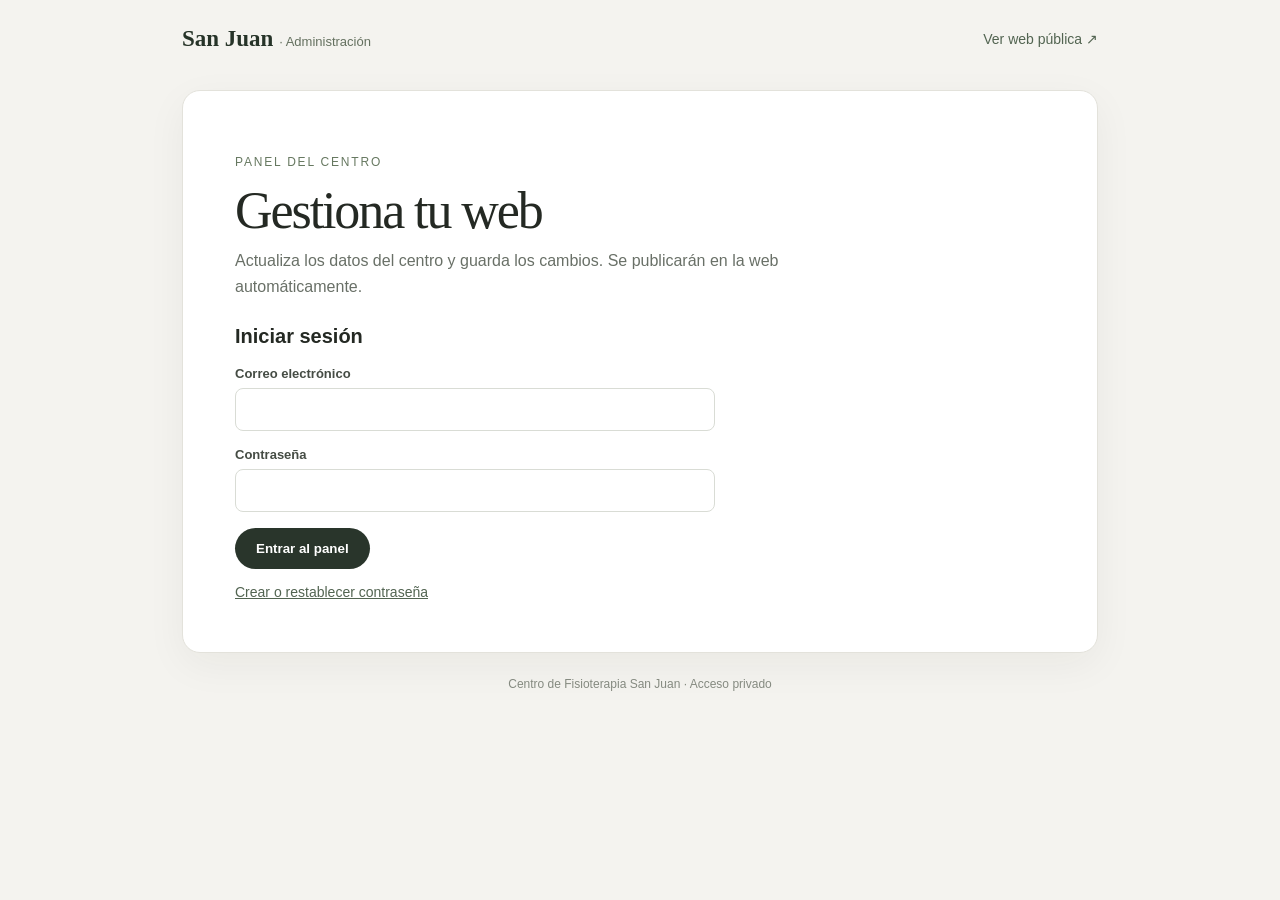
<file: admin/index.html>
<!doctype html>
<html lang="es">
<head>
  <meta charset="utf-8"><meta name="viewport" content="width=device-width, initial-scale=1">
  <meta name="robots" content="noindex,nofollow"><meta name="theme-color" content="#f4f3ef">
  <style>.admin-recovery-link{display:block;margin-top:15px;padding:0;border:0;background:none;color:#526451;text-decoration:underline;font:inherit;font-size:14px;cursor:pointer}</style>
  <title>Administración · Fisioterapia San Juan</title><link rel="stylesheet" href="../assets/css/admin.css">
</head>
<body>
  <main class="admin-shell">
    <header class="admin-header"><a class="admin-brand" href="../">San Juan <span>· Administración</span></a><a href="../" class="admin-site-link">Ver web pública ↗</a></header>
    <section class="admin-card" aria-labelledby="page-title">
      <p class="admin-eyebrow">Panel del centro</p><h1 id="page-title">Gestiona tu web</h1>
      <p class="admin-intro">Actualiza los datos del centro y guarda los cambios. Se publicarán en la web automáticamente.</p>
      <p class="admin-status" data-status role="status" aria-live="polite"></p>
      <form data-login-form class="admin-login" hidden>
        <h2>Iniciar sesión</h2><label class="admin-field"><span>Correo electrónico</span><input name="email" type="email" autocomplete="username" required></label>
        <label class="admin-field"><span>Contraseña</span><input name="password" type="password" autocomplete="current-password" required></label><button class="admin-button" type="submit">Entrar al panel</button>
        <button class="admin-recovery-link" type="button" data-request-password>Crear o restablecer contraseña</button>
      </form>
      <form data-password-reset class="admin-login" hidden>
        <h2>Crear contraseña</h2>
        <label class="admin-field"><span>Nueva contraseña</span><input name="new-password" type="password" autocomplete="new-password" minlength="8" required></label>
        <label class="admin-field"><span>Repite la contraseña</span><input name="confirm-password" type="password" autocomplete="new-password" minlength="8" required></label>
        <button class="admin-button" type="submit">Guardar contraseña</button>
      </form>
      <form data-editor hidden>
        <div class="admin-toolbar"><h2>Contenido</h2><button class="admin-button admin-button--quiet" type="button" data-logout>Cerrar sesión</button></div>
        <fieldset class="admin-section"><legend>Datos del centro</legend><div class="admin-grid">
          <label class="admin-field"><span>Nombre del centro</span><input name="businessName" required></label>
          <label class="admin-field"><span>Teléfono</span><input name="phone" type="tel" required></label>
          <label class="admin-field admin-span"><span>Dirección completa</span><input name="address" required></label>
          <label class="admin-field"><span>Horario entre semana</span><input name="hoursWeek" placeholder="9:00 a 18:00"></label>
          <label class="admin-field"><span>Horario fin de semana</span><input name="hoursWeekend" placeholder="Cerrado"></label>
          <label class="admin-field admin-span"><span>Descripción de la web</span><textarea name="description" rows="3"></textarea></label>
        </div></fieldset>
        <fieldset class="admin-section"><legend>Servicios y precios</legend><div data-services></div><button class="admin-button admin-button--quiet" type="button" data-add-service>+ Añadir servicio</button></fieldset>
        <fieldset class="admin-section"><legend>Imágenes</legend><p class="admin-help">Puedes pegar un enlace de imagen o subir una imagen (máximo 8 MB).</p><div class="admin-grid">
          <div class="admin-image"><label class="admin-field"><span>Imagen principal</span><input name="image-hero" type="text" placeholder="assets/img/imagen.webp o https://..."></label><label class="admin-upload">Subir imagen<input type="file" accept="image/*" data-upload="hero"></label></div>
          <div class="admin-image"><label class="admin-field"><span>Imagen de consulta</span><input name="image-consultation" type="text" placeholder="assets/img/imagen.webp o https://..."></label><label class="admin-upload">Subir imagen<input type="file" accept="image/*" data-upload="consultation"></label></div>
          <div class="admin-image"><label class="admin-field"><span>Suelo pélvico y posparto</span><input name="image-pelvic" type="text" placeholder="assets/img/imagen.webp o https://..."></label><label class="admin-upload">Subir imagen<input type="file" accept="image/*" data-upload="pelvic"></label></div>
          <div class="admin-image"><label class="admin-field"><span>Deportiva</span><input name="image-sports" type="text" placeholder="assets/img/imagen.webp o https://..."></label><label class="admin-upload">Subir imagen<input type="file" accept="image/*" data-upload="sports"></label></div>
          <div class="admin-image"><label class="admin-field"><span>Pediátrica</span><input name="image-pediatric" type="text" placeholder="assets/img/imagen.webp o https://..."></label><label class="admin-upload">Subir imagen<input type="file" accept="image/*" data-upload="pediatric"></label></div>
        </div></fieldset>
        <fieldset class="admin-section"><legend>Oferta destacada</legend><label class="admin-checkbox"><input name="offerActive" type="checkbox"><span>Mostrar oferta en la web</span></label><div class="admin-grid"><label class="admin-field"><span>Título</span><input name="offerTitle"></label><label class="admin-field admin-span"><span>Descripción de la oferta</span><textarea name="offerText" rows="3"></textarea></label></div></fieldset>
        <div class="admin-save"><button class="admin-button" type="submit">Guardar y publicar cambios</button></div>
      </form>
    </section>
    <footer>Centro de Fisioterapia San Juan · Acceso privado</footer>
  </main>
  <script type="module" src="../assets/js/admin.js"></script>
  <script type="module">
    import { api, saveSession } from '../assets/js/cms-client.js';
    const login = document.querySelector('[data-login-form]');
    const reset = document.querySelector('[data-password-reset]');
    const status = document.querySelector('[data-status]');
    const say = (message, error = false) => { status.textContent = message; status.dataset.error = String(error); };
    let recovery = null;
    document.querySelector('[data-request-password]').addEventListener('click', async () => {
      const email = login.elements.namedItem('email').value.trim();
      if (!email) { login.elements.namedItem('email').focus(); say('Escribe primero tu correo electrónico.', true); return; }
      say('Enviando enlace para crear o restablecer la contraseña…');
      try {
        const redirectTo = new URL(location.href); redirectTo.search = ''; redirectTo.hash = '';
        await api(`/auth/v1/recover?redirect_to=${encodeURIComponent(redirectTo.href)}`, { method: 'POST', body: { email } });
        say('Si ese correo tiene una cuenta, recibirás un enlace. Ábrelo en este dispositivo para crear la contraseña.');
      } catch (error) { say(error.message, true); }
    });
    reset.addEventListener('submit', async event => {
      event.preventDefault();
      const password = reset.elements.namedItem('new-password').value;
      const confirmation = reset.elements.namedItem('confirm-password').value;
      if (password !== confirmation) { say('Las contraseñas no coinciden.', true); return; }
      if (!recovery) { say('Solicita un enlace nuevo para crear la contraseña.', true); return; }
      say('Guardando contraseña…');
      try {
        await api('/auth/v1/user', { method: 'PUT', token: recovery.access_token, body: { password } });
        saveSession({ ...recovery, user: recovery.profile, id: recovery.profile.id, email: recovery.profile.email });
        history.replaceState(null, '', location.pathname);
        location.reload();
      } catch (error) { say(error.message, true); }
    });
    const params = new URLSearchParams(location.hash.slice(1));
    const query = new URLSearchParams(location.search);
    if (query.has('error_description') || params.has('error_description')) {
      history.replaceState(null, '', location.pathname);
      say('El enlace ha caducado o ya se ha usado. Solicita uno nuevo desde aquí.', true);
    } else if (params.has('access_token')) {
      recovery = Object.fromEntries(params.entries());
      history.replaceState(null, '', location.pathname);
      try {
        recovery.profile = await api('/auth/v1/user', { token: recovery.access_token });
        login.hidden = true; reset.hidden = false;
        say('Enlace verificado. Crea una contraseña de al menos 8 caracteres.');
      } catch (error) { recovery = null; say(`No se pudo verificar el enlace: ${error.message}`, true); }
    }
  </script>
</body>
</html>
</file>
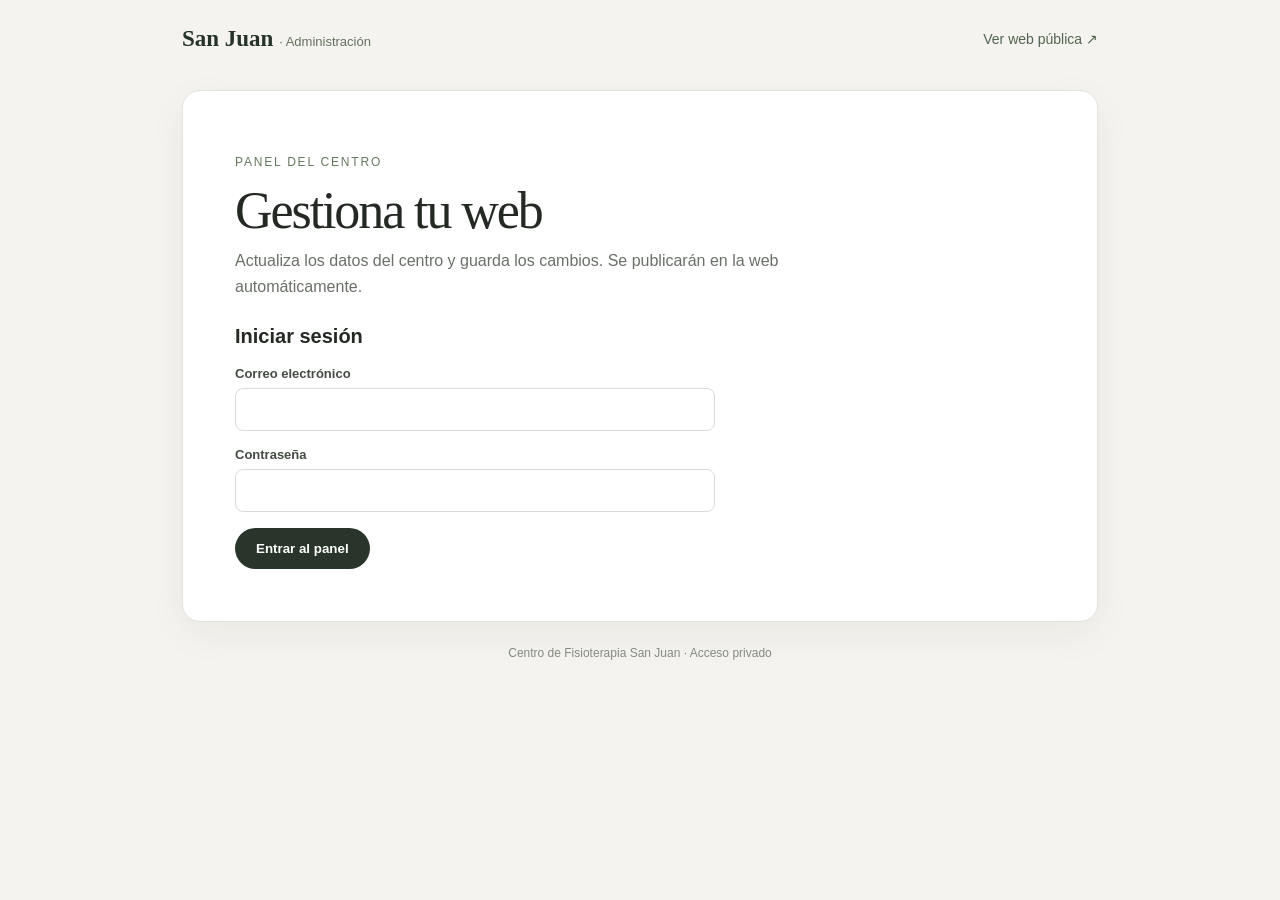
<file: admin.html>
<!doctype html>
<html lang="es">
<head>
  <meta charset="utf-8"><meta name="viewport" content="width=device-width, initial-scale=1">
  <meta name="robots" content="noindex,nofollow"><meta name="theme-color" content="#f4f3ef">
  <title>Administración · Fisioterapia San Juan</title><link rel="stylesheet" href="assets/css/admin.css">
</head>
<body>
  <main class="admin-shell">
    <header class="admin-header"><a class="admin-brand" href="./">San Juan <span>· Administración</span></a><a href="./" class="admin-site-link">Ver web pública ↗</a></header>
    <section class="admin-card" aria-labelledby="page-title">
      <p class="admin-eyebrow">Panel del centro</p><h1 id="page-title">Gestiona tu web</h1>
      <p class="admin-intro">Actualiza los datos del centro y guarda los cambios. Se publicarán en la web automáticamente.</p>
      <p class="admin-status" data-status role="status" aria-live="polite"></p>
      <form data-login-form class="admin-login" hidden>
        <h2>Iniciar sesión</h2><label class="admin-field"><span>Correo electrónico</span><input name="email" type="email" autocomplete="username" required></label>
        <label class="admin-field"><span>Contraseña</span><input name="password" type="password" autocomplete="current-password" required></label><button class="admin-button" type="submit">Entrar al panel</button>
      </form>
      <form data-editor hidden>
        <div class="admin-toolbar"><h2>Contenido</h2><button class="admin-button admin-button--quiet" type="button" data-logout>Cerrar sesión</button></div>
        <fieldset class="admin-section"><legend>Datos del centro</legend><div class="admin-grid">
          <label class="admin-field"><span>Nombre del centro</span><input name="businessName" required></label>
          <label class="admin-field"><span>Teléfono</span><input name="phone" type="tel" required></label>
          <label class="admin-field admin-span"><span>Dirección completa</span><input name="address" required></label>
          <label class="admin-field"><span>Horario entre semana</span><input name="hoursWeek" placeholder="9:00 a 18:00"></label>
          <label class="admin-field"><span>Horario fin de semana</span><input name="hoursWeekend" placeholder="Cerrado"></label>
          <label class="admin-field admin-span"><span>Descripción de la web</span><textarea name="description" rows="3"></textarea></label>
        </div></fieldset>
        <fieldset class="admin-section"><legend>Servicios y precios</legend><div data-services></div><button class="admin-button admin-button--quiet" type="button" data-add-service>+ Añadir servicio</button></fieldset>
        <fieldset class="admin-section"><legend>Imágenes</legend><p class="admin-help">Puedes pegar un enlace de imagen o subir una imagen (máximo 8 MB).</p><div class="admin-grid">
          <div class="admin-image"><label class="admin-field"><span>Imagen principal</span><input name="image-hero" type="url"></label><label class="admin-upload">Subir imagen<input type="file" accept="image/*" data-upload="hero"></label></div>
          <div class="admin-image"><label class="admin-field"><span>Imagen de consulta</span><input name="image-consultation" type="url"></label><label class="admin-upload">Subir imagen<input type="file" accept="image/*" data-upload="consultation"></label></div>
          <div class="admin-image"><label class="admin-field"><span>Suelo pélvico y posparto</span><input name="image-pelvic" type="url"></label><label class="admin-upload">Subir imagen<input type="file" accept="image/*" data-upload="pelvic"></label></div>
          <div class="admin-image"><label class="admin-field"><span>Deportiva</span><input name="image-sports" type="url"></label><label class="admin-upload">Subir imagen<input type="file" accept="image/*" data-upload="sports"></label></div>
          <div class="admin-image"><label class="admin-field"><span>Pediátrica</span><input name="image-pediatric" type="url"></label><label class="admin-upload">Subir imagen<input type="file" accept="image/*" data-upload="pediatric"></label></div>
        </div></fieldset>
        <fieldset class="admin-section"><legend>Oferta destacada</legend><label class="admin-checkbox"><input name="offerActive" type="checkbox"><span>Mostrar oferta en la web</span></label><div class="admin-grid"><label class="admin-field"><span>Título</span><input name="offerTitle"></label><label class="admin-field admin-span"><span>Descripción de la oferta</span><textarea name="offerText" rows="3"></textarea></label></div></fieldset>
        <div class="admin-save"><button class="admin-button" type="submit">Guardar y publicar cambios</button></div>
      </form>
    </section>
    <footer>Centro de Fisioterapia San Juan · Acceso privado</footer>
  </main>
  <script type="module" src="assets/js/admin.js"></script>
</body>
</html>
</file>
<file: assets/css/admin.css>
:root{font-family:Arial,Helvetica,sans-serif;color:#242923;background:#f4f3ef;font-synthesis:none}*{box-sizing:border-box}body{margin:0;min-height:100vh}.admin-shell{max-width:960px;margin:auto;padding:26px 22px 48px}.admin-header,.admin-toolbar{display:flex;align-items:center;justify-content:space-between;gap:16px}.admin-brand{font-family:Georgia,serif;font-size:23px;font-weight:700;color:#263328;text-decoration:none}.admin-brand span{font:13px Arial,sans-serif;color:#64705f}.admin-site-link{color:#526451;font-size:14px;text-decoration:none}.admin-card{margin:38px auto 24px;padding:clamp(24px,5vw,52px);background:#fff;border:1px solid #e3e2db;border-radius:18px;box-shadow:0 12px 40px #1e29100d}.admin-eyebrow{text-transform:uppercase;letter-spacing:.15em;font-size:12px;color:#667860}.admin-card h1{font-family:Georgia,serif;font-size:clamp(34px,6vw,52px);font-weight:500;letter-spacing:-.04em;margin:8px 0}.admin-intro{color:#697067;max-width:620px;margin:0 0 26px;line-height:1.6}.admin-card h2{font-size:20px;margin:0 0 18px}.admin-status{padding:10px 13px;margin:18px 0;border-radius:9px;background:#eef2eb;color:#3c5339;font-size:14px}.admin-status:empty{display:none}.admin-status[data-error="true"]{background:#fbefed;color:#9b3b2e}.admin-login{max-width:480px}.admin-field{display:flex;flex-direction:column;gap:7px;margin:0 0 16px}.admin-field span{font-size:13px;font-weight:600;color:#454c44}.admin-field input,.admin-field textarea{width:100%;padding:12px 13px;border:1px solid #d9dcd5;border-radius:8px;background:#fff;font:inherit;font-size:15px}.admin-field input:focus,.admin-field textarea:focus{outline:2px solid #87977f;outline-offset:1px}.admin-field textarea{resize:vertical;line-height:1.5}.admin-button{border:0;border-radius:999px;background:#29352b;color:#fff;padding:13px 21px;font-weight:600;cursor:pointer}.admin-button:hover{background:#4b614d}.admin-button--quiet{background:#eef0eb;color:#394337;padding:10px 16px}.admin-section{border:0;border-top:1px solid #e7e8e2;padding:23px 0 4px;margin:20px 0}.admin-section legend{padding:0 12px 0 0;font-size:17px;font-weight:700}.admin-grid{display:grid;grid-template-columns:1fr 1fr;gap:0 18px}.admin-span{grid-column:1/-1}.service-edit{border:1px solid #e2e5de;border-radius:12px;padding:16px;margin:12px 0 16px}.service-edit legend{font-size:14px;color:#596952;padding:0 8px}.service-edit .admin-field{margin-bottom:12px}.admin-help{font-size:13px;color:#70776d;margin:0 0 16px}.admin-image{border-bottom:1px solid #eee;padding-bottom:12px;margin-bottom:14px}.admin-upload{display:inline-flex;position:relative;overflow:hidden;border:1px solid #cbd1c6;border-radius:999px;padding:8px 14px;font-size:13px;color:#455441;cursor:pointer}.admin-upload input{position:absolute;inset:0;opacity:0;cursor:pointer}.admin-checkbox{display:flex;align-items:center;gap:10px;margin:0 0 18px;font-size:14px}.admin-checkbox input{width:18px;height:18px;accent-color:#566d55}.admin-save{position:sticky;bottom:12px;padding-top:16px;background:#ffffffed;backdrop-filter:blur(8px)}.admin-save .admin-button{width:100%;min-height:50px;font-size:16px}.admin-shell footer{text-align:center;color:#858a80;font-size:12px}@media(max-width:620px){.admin-shell{padding:18px 13px 32px}.admin-card{margin-top:25px;border-radius:14px}.admin-grid{grid-template-columns:1fr}.admin-span{grid-column:auto}.admin-header{align-items:flex-start}.admin-brand{font-size:19px}.admin-site-link{font-size:12px}}
</file>
